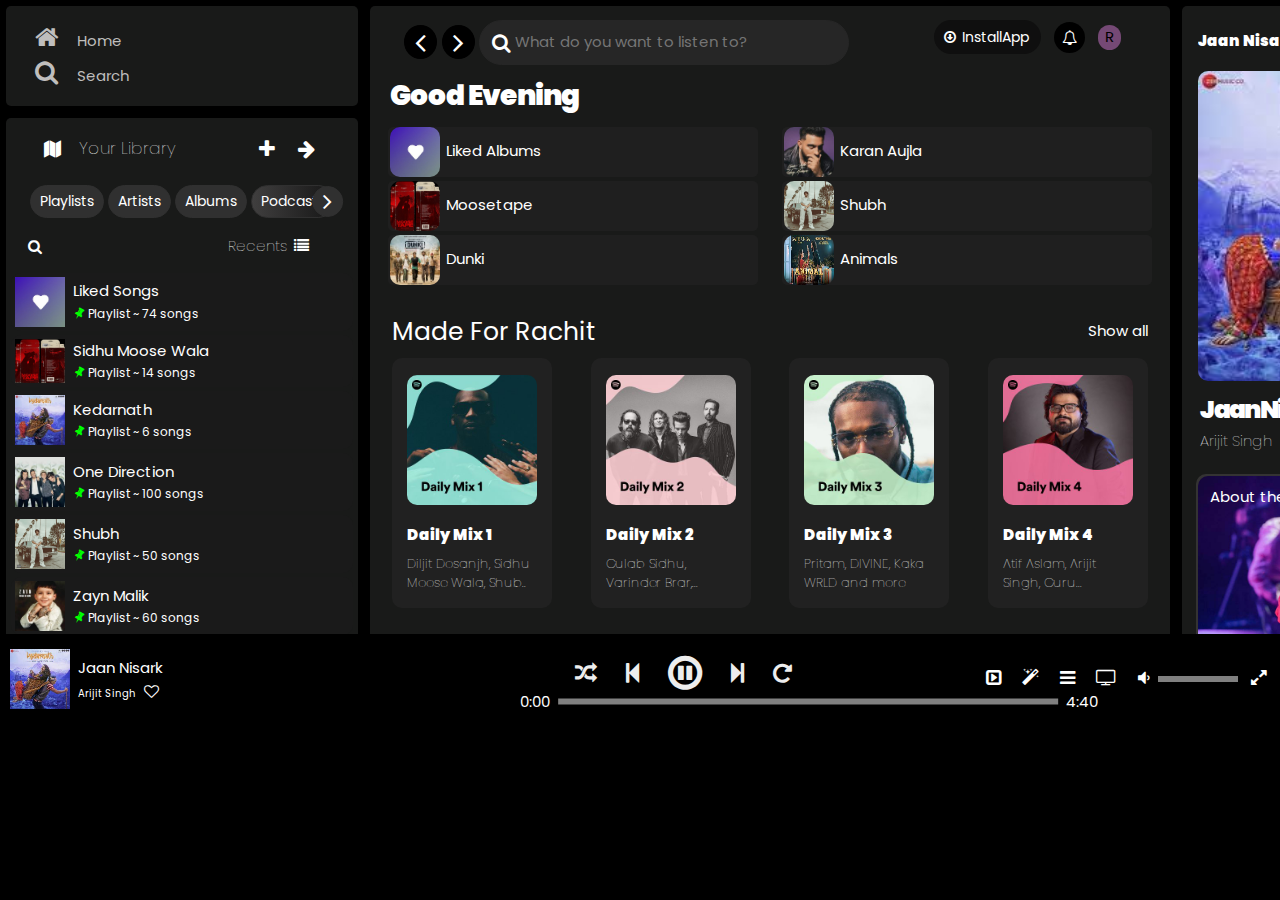
<file: index.html>
<!DOCTYPE html>
<html lang="en">
<head>
    <meta charset="UTF-8">
    <meta name="viewport" content="width=device-width, initial-scale=1.0">
    <title>Document</title>
    <link rel="stylesheet" href="style.css">
    <link rel="stylesheet" href="https://cdnjs.cloudflare.com/ajax/libs/font-awesome/4.7.0/css/font-awesome.min.css">
    <link href="https://fonts.googleapis.com/css2?family=Poppins:wght@300;500&display=swap" rel="stylesheet"> 
    <link rel="stylesheet" href="https://www.w3schools.com/w3css/4/w3.css">
    <link href="https://fonts.googleapis.com/icon?family=Material+Icons" rel="stylesheet">
    <link rel="icon" href="icn.png">
</head>
<body>
    <section class="container">
        <div class="left-grid"> 
            <p class="home-icon">
                <i class="fa fa-home"></i><span class="home">Home</span>
           </p>
            <p class="search-icon">
                <i class="fa fa-search"></i><span class="search">Search</span>
            </p>
        </div>
        <div class="leftbot-grid">
        <div class="left-bot-fixed">
            <div class="leftbot-top">
                <div class="leftbot-library">
                    <i class="fa fa-map"></i> <span class="lib">Your Library</span>
                </div>
                <div class="leftbot-add">
                    <i class="fa fa-plus"></i>
                    <i class="fa fa-arrow-right"></i>
                </div>
            </div>
            <div class="leftbot-buttons">
                <div class="leftbot_moving-buts">
                    <button class="bot-playlists">Playlists</button>
                    <button class="bot-artists">Artists</button>
                    <button class="bot-albums">Albums</button>
                    <button class="bot-podcasts">Podcasts</button>
                    <i class="fa fa-angle-right"></i>
                </div>
            </div>
            <div class="left-bot_search">
                <i class="fa fa-search" style="width:20px;padding:2px 3px;"></i>
                <span>Recents <i class="fa fa-list"></i></span>
            </div>
        </div>
            <div class="left-bot-librarysong">
                <div class="librarysong-img">
                    <img src="Likedsong.jpg" alt="">
                </div>
                <div class="librarysong-text">
                    <p class="lib-topic">Liked Songs</p>
                    <p class="lib-sml"><i  class="fa fa-thumb-tack"></i> Playlist ~ 74 songs                    </p>
                </div>
            </div>
            <div class="left-bot-librarysong">
                <div class="librarysong-img">
                    <img src="Moose.jpg" alt="">
                </div>
                <div class="librarysong-text">
                    <p class="lib-topic">Sidhu Moose Wala</p>
                    <p class="lib-sml"><i  class="fa fa-thumb-tack"></i> Playlist ~ 14 songs                    </p>
                </div>
            </div>
            <div class="left-bot-librarysong">
                <div class="librarysong-img">
                    <img src="jaannisar.jpg" alt="">
                </div>
                <div class="librarysong-text">
                    <p class="lib-topic">Kedarnath</p>
                    <p class="lib-sml"><i  class="fa fa-thumb-tack"></i> Playlist ~ 6 songs                    </p>
                </div>
            </div>
            <div class="left-bot-librarysong">
                <div class="librarysong-img">
                    <img src="Onedirection.jpg" alt="">
                </div>
                <div class="librarysong-text">
                    <p class="lib-topic">One Direction</p>
                    <p class="lib-sml"><i  class="fa fa-thumb-tack"></i> Playlist ~ 100 songs                    </p>
                </div>
            </div>
            <div class="left-bot-librarysong">
                <div class="librarysong-img">
                    <img src="Shubh.jpg" alt="">
                </div>
                <div class="librarysong-text">
                    <p class="lib-topic">Shubh</p>
                    <p class="lib-sml"><i  class="fa fa-thumb-tack"></i> Playlist ~ 50 songs                    </p>
                </div>
            </div>
            <div class="left-bot-librarysong">
                <div class="librarysong-img">
                    <img src="zayn.jpg" alt="">
                </div>
                <div class="librarysong-text">
                    <p class="lib-topic">Zayn Malik</p>
                    <p class="lib-sml"><i  class="fa fa-thumb-tack"></i> Playlist ~ 60 songs                    </p>
                </div>
            </div>
            <div class="left-bot-librarysong">
                <div class="librarysong-img">
                    <img src="Dildani3.jpg" alt="">
                </div>
                <div class="librarysong-text">
                    <p class="lib-topic">Moosa Jaat</p>
                    <p class="lib-sml"><i  class="fa fa-thumb-tack"></i> Playlist ~ 74 songs                    </p>
                </div>
            </div>
            <div class="left-bot-librarysong">
                <div class="librarysong-img">
                    <img src="dunki.jpg" alt="">
                </div>
                <div class="librarysong-text">
                    <p class="lib-topic">Dunki</p>
                    <p class="lib-sml"><i  class="fa fa-thumb-tack"></i> Playlist ~ 40 songs                    </p>
                </div>
            </div>
            <div class="left-bot-librarysong">
                <div class="librarysong-img">
                    <img src="Karanaujla.jpg" alt="">
                </div>
                <div class="librarysong-text">
                    <p class="lib-topic">Karan Aujla</p>
                    <p class="lib-sml"><i  class="fa fa-thumb-tack"></i> Playlist ~ 24 songs                    </p>
                </div>
            </div>
            <div class="left-bot-librarysong">
                <div class="librarysong-img">
                    <img src="miamor.jpg" alt="">
                </div>
                <div class="librarysong-text">
                    <p class="lib-topic">Playlist_1</p>
                    <p class="lib-sml"><i  class="fa fa-thumb-tack"></i> Playlist ~ 74 songs                    </p>
                </div>
            </div>
            <div class="left-bot-librarysong">
                <div class="librarysong-img">
                    <img src="dailymix2.jpg" alt="">
                </div>
                <div class="librarysong-text">
                    <p class="lib-topic">Cold Play</p>
                    <p class="lib-sml"><i  class="fa fa-thumb-tack"></i> Playlist ~ 74 songs                    </p>
                </div>
            </div>
            <div class="left-bot-librarysong">
                <div class="librarysong-img">
                    <img src="dailymix4.jpg" alt="">
                </div>
                <div class="librarysong-text">
                    <p class="lib-topic">Pritam's Best</p>
                    <p class="lib-sml"><i  class="fa fa-thumb-tack"></i> Playlist ~ 74 songs                    </p>
                </div>
            </div>
            <div class="left-bot-librarysong">
                <div class="librarysong-img">
                    <img src="Dildani1.jpg" alt="">
                </div>
                <div class="librarysong-text">
                    <p class="lib-topic">Siddhu's Best</p>
                    <p class="lib-sml"><i  class="fa fa-thumb-tack"></i> Playlist ~ 12 songs                    </p>
                </div>
            </div>
            <div class="left-bot-librarysong">
                <div class="librarysong-img">
                    <img src="jassmanak.jpg" alt="">
                </div>
                <div class="librarysong-text">
                    <p class="lib-topic">Jass Manak</p>
                    <p class="lib-sml"><i  class="fa fa-thumb-tack"></i> Playlist ~ 74 songs                    </p>
                </div>
            </div>
            <div class="left-bot-librarysong">
                <div class="librarysong-img">
                    <img src="gangsta.jpg" alt="">
                </div>
                <div class="librarysong-text">
                    <p class="lib-topic">Songs</p>
                    <p class="lib-sml"><i  class="fa fa-thumb-tack"></i> Playlist ~ 84 songs                    </p>
                </div>
            </div>
            <div class="left-bot-librarysong">
                <div class="librarysong-img">
                    <img src="Dildani4.jpg" alt="">
                </div>
                <div class="librarysong-text">
                    <p class="lib-topic">Playlist 2</p>
                    <p class="lib-sml"><i  class="fa fa-thumb-tack"></i> Playlist ~ 98 songs                    </p>
                </div>
            </div>







        </div>

        <div class="center-grid">
            <div class="center-grid-top">
                <div class="center_top-left">
                    <i class="fa fa-angle-left"></i>
                    <i class="fa fa-angle-right"></i>
                    <input type="text" placeholder="What do you want to listen to?" class="center-search"><i class="fa fa-search"></i>
                </div>
                <div class="center_top-right">
                    <i class="fa fa-arrow-circle-o-down"><span class="installapp"> InstallApp</span></i>
                    <i class="fa fa-bell-o"></i>
                    <span class="spo-user">R</span>
                </div>
            </div>
            <!-- <div class="center_special-request">
                <div class="request-img">
                    <img src="Speical_request.webp" alt="">
                </div>
                <div class="request-text">
                    <p class="request-playlist">Playlist</p>
                    <p class="request-heading">Pop & Chill</p>
                    <p class="request-para">Soothing chill pop music fo your listening.Sit back,relax and enjoy! Click play to listen.</p>
                    <a href="" class="request-play">Play</a>
                    <a href="" class="request-follow">Follow</a>
                    <span class="request-more">...</span>
                </div>
            </div> -->
            <p class="center-greet">Good Evening</p>
            <div class="center-recents">
                <div class="recents one-back">
                    <img src="Likedsong.jpg" alt="">
                    <div class="recents-play">
                        <p class="recent-albums">Liked Albums</p>
                        <i class="fa fa-play"></i>
                    </div>

                </div>
                <div class="recents two-back">
                    <img src="Karanaujla.jpg" alt="">
                    <div class="recents-play">
                        <p class="recent-albums">Karan Aujla</p>
                        <i class="fa fa-play"></i>
                    </div>

                </div>
                <div class="recents three-back">
                    <img src="Moose.jpg" alt="">
                    <div class="recents-play">
                        <p class="recent-albums">Moosetape</p>
                        <i class="fa fa-play"></i>
                    </div>

                </div>
                <div class="recents four-back">
                    <img src="Shubh.jpg" alt="">
                    <div class="recents-play">
                        <p class="recent-albums">Shubh</p>
                        <i class="fa fa-play"></i>
                    </div>

                </div>
                <div class="recents five-back">
                    <img src="dunki.jpg" alt="">
                    <div class="recents-play">
                        <p class="recent-albums">Dunki</p>
                        <i class="fa fa-play"></i>
                    </div>

                </div>
                <div class="recents six-back">
                    <img src="Animal.jpg" alt="">
                    <div class="recents-play">
                        <p class="recent-albums">Animals</p>
                        <i class="fa fa-play"></i>
                    </div>
                </div>
            </div>
            <div class="center-albums-who">
                <span class="request-user">Made For Rachit</span><span class="showall">Show all</span>
            </div>
            <div class="center-main-albums">
                    <div class="main-albums-1 main-com">
                        <img src="dailymix1.jpg" alt="">
                        <i class="fa fa-play"></i>
                        <div class="main-para">
                            <p class="album-topic">Daily Mix 1</p>
                            <p class="album-singer">Diljit Dosanjh, Sidhu Moose Wala, Shub..</p>
                        </div>
                    </div>
                <div class="main-albums-2 main-com">
                    <img src="dailymix2.jpg" alt="">
                    <i class="fa fa-play"></i>
                    <div class="main-para">
                        <p class="album-topic">Daily Mix 2</p>
                        <p class="album-singer">Gulab Sidhu, Varinder Brar,...</p>
                    </div>
                </div>
                <div class="main-albums-3 main-com">
                    <img src="dailymix3.jpg" alt="">
                    <i class="fa fa-play"></i>
                    <div class="main-para">                
                        <p class="album-topic">Daily Mix 3</p>
                        <p class="album-singer">Pritam, DIVINE, Kaka WRLD and more</p>
                    </div>

                </div>
                <div class="main-albums-4 main-com">
                    <img src="dailymix4.jpg" alt="">
                    <i class="fa fa-play"></i>
                    <div class="main-para">
                        <p class="album-topic">Daily Mix 4</p>
                        <p class="album-singer">Atif Aslam, Arijit Singh, Guru...</p>                        
                    </div>

                </div>
                
            </div>
            <div class="center-albums-who">
                <span class="request-user">Jump back in</span><span class="showall">Show all</span>
            </div>
            <div class="center-main-albums">
                    <div class="main-albums-1 main-com">
                        <img src="Shubh.jpg" alt="">
                    <i class="fa fa-play"></i>

                        <div class="main-para">
                            <p class="album-topic">Still Rollin</p>
                            <p class="album-singer">Shubh</p>
                        </div>
                    </div>
                <div class="main-albums-2 main-com">
                    <img src="miamor.jpg" alt="">
                    <i class="fa fa-play"></i>

                    <div class="main-para">
                        <p class="album-topic">Daily Mix 2</p>
                        <p class="album-singer">Gulab Sidhu, Varinder Brar,...</p>
                    </div>
                </div>
                <div class="main-albums-3 main-com">
                    <img src="midnightmemo.jpg" alt="">
                    <i class="fa fa-play"></i>

                    <div class="main-para">                
                        <p class="album-topic">Daily Mix 3</p>
                        <p class="album-singer">Pritam, DIVINE, Kaka WRLD and more</p>
                    </div>

                </div>
                <div class="main-albums-4 main-com">
                    <img src="Onedirection.jpg" style="border-radius:100px" alt="">
                    <i class="fa fa-play"></i>

                    <div class="main-para">
                        <p class="album-topic">Daily Mix 4</p>
                        <p class="album-singer">Atif Aslam, Arijit Singh, Guru...</p>                        
                    </div>

                </div>
                
            </div>
            <div class="center-albums-who">
                <span class="request-user">Recently Played</span><span class="showall">Show all</span>
            </div>
            <div class="center-main-albums">
                    <div class="main-albums-1 main-com">
                        <img src="phantom.jpg" alt="">
                    <i class="fa fa-play"></i>

                        <div class="main-para">
                            <p class="album-topic">Daily Mix 1</p>
                            <p class="album-singer">Diljit Dosanjh, Sidhu Moose Wala, Shub..</p>
                        </div>
                    </div>
                <div class="main-albums-2 main-com">
                    <img src="jaannisar.jpg" alt="">
                    <i class="fa fa-play"></i>

                    <div class="main-para">
                        <p class="album-topic">Daily Mix 2</p>
                        <p class="album-singer">Gulab Sidhu, Varinder Brar,...</p>
                    </div>
                </div>
                <div class="main-albums-3 main-com">
                    <img src="Likedsong.jpg" alt="">
                    <i class="fa fa-play"></i>

                    <div class="main-para">                
                        <p class="album-topic">Daily Mix 3</p>
                        <p class="album-singer">Pritam, DIVINE, Kaka WRLD and more</p>
                    </div>

                </div>
                <div class="main-albums-4 main-com">
                    <img src="zayn.jpg" alt="">
                    <i class="fa fa-play"></i>

                    <div class="main-para">
                        <p class="album-topic">Daily Mix 4</p>
                        <p class="album-singer">Atif Aslam, Arijit Singh, Guru...</p>                        
                    </div>

                </div>
                
            </div>
            <div class="center-albums-who">
                <span class="request-user">Dil Da Ni Maadaa...</span><span class="showall">Show all</span>
            </div>
            <div class="center-main-albums">
                    <div class="main-albums-1 main-com">
                        <img src="Dildani1.jpg" alt="">
                    <i class="fa fa-play"></i>

                        <div class="main-para">
                            <p class="album-topic">Daily Mix 1</p>
                            <p class="album-singer">Diljit Dosanjh, Sidhu Moose Wala, Shub..</p>
                        </div>
                    </div>
                <div class="main-albums-2 main-com">
                    <img src="Dildani2.jpg" alt="">
                    <i class="fa fa-play"></i>

                    <div class="main-para">
                        <p class="album-topic">Daily Mix 2</p>
                        <p class="album-singer">Gulab Sidhu, Varinder Brar,...</p>
                    </div>
                </div>
                <div class="main-albums-3 main-com">
                    <img src="Dildani3.jpg" alt="">
                    <i class="fa fa-play"></i>

                    <div class="main-para">                
                        <p class="album-topic">Daily Mix 3</p>
                        <p class="album-singer">Pritam, DIVINE, Kaka WRLD and more</p>
                    </div>

                </div>
                <div class="main-albums-4 main-com">
                    <img src="Dildani4.jpg" alt="">
                    <i class="fa fa-play"></i>

                    <div class="main-para">
                        <p class="album-topic">Daily Mix 4</p>
                        <p class="album-singer">Atif Aslam, Arijit Singh, Guru...</p>                        
                    </div>

                </div>
                
            </div>
            <div class="center-albums-who">
                <span class="request-user">Popular Artists</span><span class="showall">Show all</span>
            </div>
            <div class="center-main-albums">
                    <div class="main-albums-1 main-com">
                        <img src="albumart1.jpg" style="border-radius: 100px;" alt="">
                    <i class="fa fa-play"></i>

                        <div class="main-para">
                            <p class="album-topic">Daily Mix 1</p>
                            <p class="album-singer">Diljit Dosanjh, Sidhu Moose Wala, Shub..</p>
                        </div>
                    </div>
                <div class="main-albums-2 main-com">
                    <img src="albumart2.jpg" style="border-radius: 100px;"alt="">
                    <i class="fa fa-play"></i>

                    <div class="main-para">
                        <p class="album-topic">Daily Mix 2</p>
                        <p class="album-singer">Gulab Sidhu, Varinder Brar,...</p>
                    </div>
                </div>
                <div class="main-albums-3 main-com">
                    <img src="albumart3.jpg"style="border-radius: 100px;" alt="">
                    <i class="fa fa-play"></i>

                    <div class="main-para">                
                        <p class="album-topic">Daily Mix 3</p>
                        <p class="album-singer">Pritam, DIVINE, Kaka WRLD and more</p>
                    </div>

                </div>
                <div class="main-albums-4 main-com">
                    <img src="albumart4.jpg"style="border-radius: 100px;" alt="">
                    <i class="fa fa-play"></i>

                    <div class="main-para">
                        <p class="album-topic">Daily Mix 4</p>
                        <p class="album-singer">Atif Aslam, Arijit Singh, Guru...</p>                        
                    </div>

                </div>
                
            </div>
            <div class="center-albums-who">
                <span class="request-user">Made For Rachit</span><span class="showall">Show all</span>
            </div>
            <div class="center-main-albums">
                    <div class="main-albums-1 main-com">
                        <img src="dailymix1.jpg" alt="">
                    <i class="fa fa-play"></i>

                        <div class="main-para">
                            <p class="album-topic">Daily Mix 1</p>
                            <p class="album-singer">Diljit Dosanjh, Sidhu Moose Wala, Shub..</p>
                        </div>
                    </div>
                <div class="main-albums-2 main-com">
                    <img src="dailymix2.jpg" alt="">
                    <i class="fa fa-play"></i>

                    <div class="main-para">
                        <p class="album-topic">Daily Mix 2</p>
                        <p class="album-singer">Gulab Sidhu, Varinder Brar,...</p>
                    </div>
                </div>
                <div class="main-albums-3 main-com">
                    <img src="dailymix3.jpg" alt="">
                    <i class="fa fa-play"></i>

                    <div class="main-para">                
                        <p class="album-topic">Daily Mix 3</p>
                        <p class="album-singer">Pritam, DIVINE, Kaka WRLD and more</p>
                    </div>

                </div>
                <div class="main-albums-4 main-com">
                    <img src="dailymix4.jpg" alt="">
                    <i class="fa fa-play"></i>

                    <div class="main-para">
                        <p class="album-topic">Daily Mix 4</p>
                        <p class="album-singer">Atif Aslam, Arijit Singh, Guru...</p>                        
                    </div>

                </div>

    
            </div>
        </div>
        <div class="right-grid">
            <div class="right-namex">
                <span class="right-songname">Jaan Nisar</span>
                <span><i class="fa fa-close"></i></span>
            </div>
            <div class="right-bigImg">
                <img src="jaannisar.jpg" alt="">
            </div>
            <div class="right-song-singer">
                <div class="song-singer">
                    <p class="r-singer">Jaan Nisar</p>
                    <p style="font-weight:100;"class="r-song">Arijit Singh</p>
                </div>
                <div class="r-heart">
                    <i class="fa fa-heart"></i>
                    <i style="float:right;"class='fa fa-ellipsis-h'></i>
                </div>
            </div>
            <div class="right-about_artist">
                <div class="right-artist_img">
                    <img src="Arijit singh.jpg" alt="">
                    <span class="rt-artist">
                        About the Artist
                    </span>
                </div>
                <div class="right-artist-follow">
                    <p class="rt-name">Arijit Singh</p>
                    <div class="rt-center">
                        <span class="rt-listen">9,704,484 mothly listeners</span><a href="#">Follow</a>
                    </div>
                    <p class="rt-official" style="font-size: 14px;">Official account of Arijit Singh</p>
                </div>
            </div>
            <div class="right-credits">
                <div class="rt-center">
                    <span class="credit">Credits</span>
                    <span class="r-show">Show all</span>
                </div>
                <div class="rt-center">
                    <span style="font-size:17px;">Arijit singh <br><span style="font-size:12px;">Main Artist, Composer, Lyricist</span></span>
                    <a href="#">Follow</a>
                </div>
            </div>





        </div>
    </section>
    <div class="brizzel">
        <div class="brizzel-song">
            <div class="brizzel-img">
                <img src="jaannisar.jpg" alt="">
            </div>
            <div class="brizzel-singer">
                <p class="br-song">Jaan Nisark</p>
                <span class="br-singer" style="font-size:10px;">Arijit Singh</span>
                <i class="fa fa-heart-o"></i>
            </div>
        </div>
        <div class="brizzel-pause-play">
            <i class="fa fa-random"></i>
            <i class="fa fa-step-backward"></i>
            <i class="fa fa-pause-circle-o"></i>
            <i class="fa fa-step-forward"></i>
            <i class="fa fa-repeat"></i>
        </div>
        <div class="progress-bar_music">
            <span class="prog-start">0:00</span>
            <progress class="main-move"style="width:500px;" value="0" max="100"></progress>
            <span class="prog-end">4:40</span>
        </div>
        <div class="brizzel-options">
            <i class="fa fa-caret-square-o-right"></i>
            <i class='fa fa-magic'></i>
            <i class="fa fa-bars"></i>
            <i class='fa fa-tv'></i>
            <i class='fa fa-volume-down'></i>
            <progress value="0" max="100" style="width:80px;"></progress>
            <i class="fa fa-expand"></i>
        </div>
    </div>

</body>
</html>
</file>
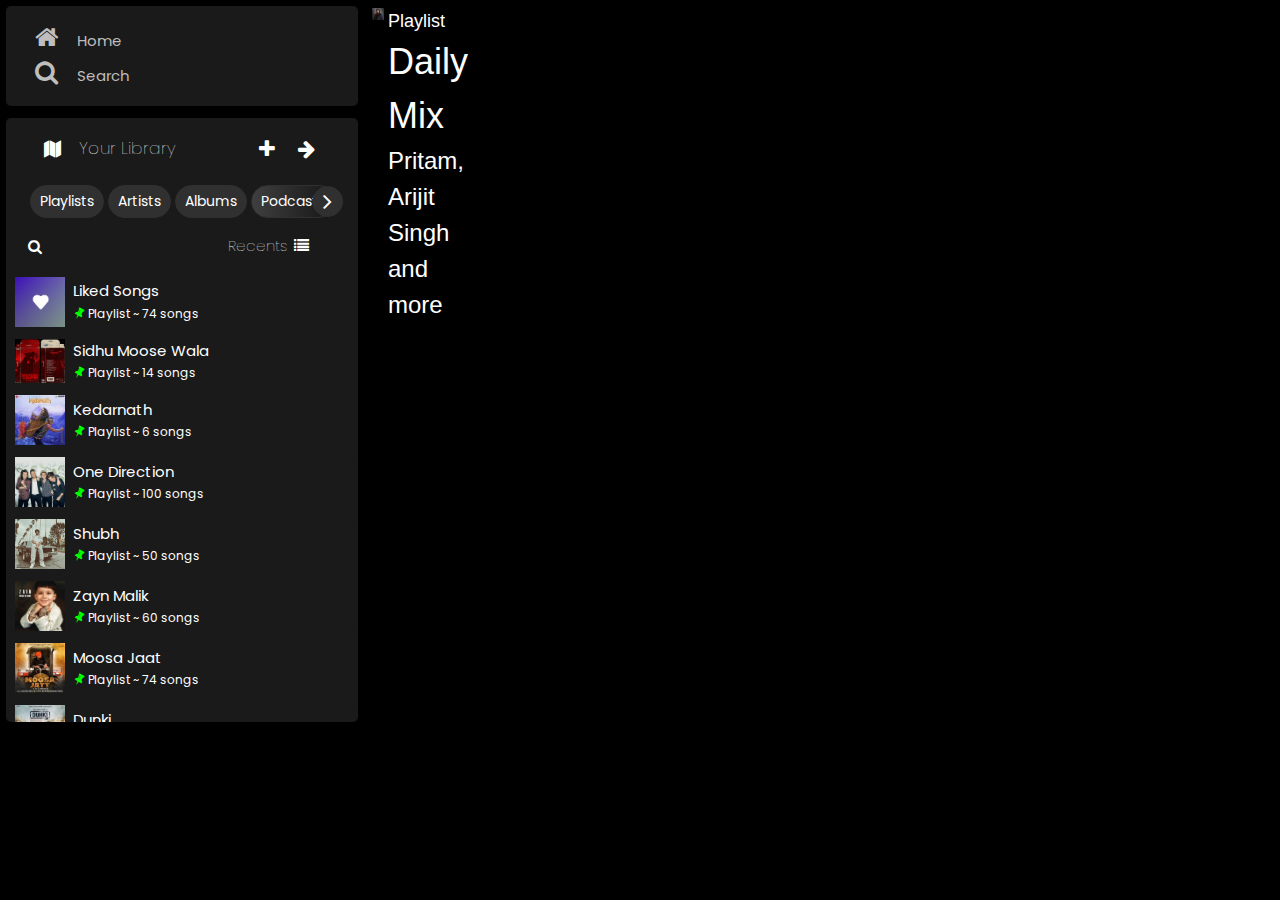
<file: playlist.html>
<!DOCTYPE html>
<html lang="en">
<head>
    <meta charset="UTF-8">
    <meta name="viewport" content="width=device-width, initial-scale=1.0">
    <title>Document</title>
    <link rel="stylesheet" href="playlist.css">
    <link rel="stylesheet" href="https://cdnjs.cloudflare.com/ajax/libs/font-awesome/4.7.0/css/font-awesome.min.css">
    <link href="https://fonts.googleapis.com/css2?family=Poppins:wght@300;500&display=swap" rel="stylesheet"> 
    <link rel="stylesheet" href="https://www.w3schools.com/w3css/4/w3.css">
    <link href="https://fonts.googleapis.com/icon?family=Material+Icons" rel="stylesheet">
    <link rel="icon" href="icn.png">
</head>
<body>
    <section class="container">
        <div class="left-grid"> 
            <p class="home-icon">
                <i class="fa fa-home"></i><span class="home">Home</span>
           </p>
            <p class="search-icon">
                <i class="fa fa-search"></i><span class="search">Search</span>
            </p>
        </div>
        <div class="leftbot-grid">
        <div class="left-bot-fixed">
            <div class="leftbot-top">
                <div class="leftbot-library">
                    <i class="fa fa-map"></i> <span class="lib">Your Library</span>
                </div>
                <div class="leftbot-add">
                    <i class="fa fa-plus"></i>
                    <i class="fa fa-arrow-right"></i>
                </div>
            </div>
            <div class="leftbot-buttons">
                <div class="leftbot_moving-buts">
                    <button class="bot-playlists">Playlists</button>
                    <button class="bot-artists">Artists</button>
                    <button class="bot-albums">Albums</button>
                    <button class="bot-podcasts">Podcasts</button>
                    <i class="fa fa-angle-right"></i>
                </div>
            </div>
            <div class="left-bot_search">
                <i class="fa fa-search" style="width:20px;padding:2px 3px;"></i>
                <span>Recents <i class="fa fa-list"></i></span>
            </div>
        </div>
            <div class="left-bot-librarysong">
                <div class="librarysong-img">
                    <img src="Likedsong.jpg" alt="">
                </div>
                <div class="librarysong-text">
                    <p class="lib-topic">Liked Songs</p>
                    <p class="lib-sml"><i  class="fa fa-thumb-tack"></i> Playlist ~ 74 songs                    </p>
                </div>
            </div>
            <div class="left-bot-librarysong">
                <div class="librarysong-img">
                    <img src="Moose.jpg" alt="">
                </div>
                <div class="librarysong-text">
                    <p class="lib-topic">Sidhu Moose Wala</p>
                    <p class="lib-sml"><i  class="fa fa-thumb-tack"></i> Playlist ~ 14 songs                    </p>
                </div>
            </div>
            <div class="left-bot-librarysong">
                <div class="librarysong-img">
                    <img src="jaannisar.jpg" alt="">
                </div>
                <div class="librarysong-text">
                    <p class="lib-topic">Kedarnath</p>
                    <p class="lib-sml"><i  class="fa fa-thumb-tack"></i> Playlist ~ 6 songs                    </p>
                </div>
            </div>
            <div class="left-bot-librarysong">
                <div class="librarysong-img">
                    <img src="Onedirection.jpg" alt="">
                </div>
                <div class="librarysong-text">
                    <p class="lib-topic">One Direction</p>
                    <p class="lib-sml"><i  class="fa fa-thumb-tack"></i> Playlist ~ 100 songs                    </p>
                </div>
            </div>
            <div class="left-bot-librarysong">
                <div class="librarysong-img">
                    <img src="Shubh.jpg" alt="">
                </div>
                <div class="librarysong-text">
                    <p class="lib-topic">Shubh</p>
                    <p class="lib-sml"><i  class="fa fa-thumb-tack"></i> Playlist ~ 50 songs                    </p>
                </div>
            </div>
            <div class="left-bot-librarysong">
                <div class="librarysong-img">
                    <img src="zayn.jpg" alt="">
                </div>
                <div class="librarysong-text">
                    <p class="lib-topic">Zayn Malik</p>
                    <p class="lib-sml"><i  class="fa fa-thumb-tack"></i> Playlist ~ 60 songs                    </p>
                </div>
            </div>
            <div class="left-bot-librarysong">
                <div class="librarysong-img">
                    <img src="Dildani3.jpg" alt="">
                </div>
                <div class="librarysong-text">
                    <p class="lib-topic">Moosa Jaat</p>
                    <p class="lib-sml"><i  class="fa fa-thumb-tack"></i> Playlist ~ 74 songs                    </p>
                </div>
            </div>
            <div class="left-bot-librarysong">
                <div class="librarysong-img">
                    <img src="dunki.jpg" alt="">
                </div>
                <div class="librarysong-text">
                    <p class="lib-topic">Dunki</p>
                    <p class="lib-sml"><i  class="fa fa-thumb-tack"></i> Playlist ~ 40 songs                    </p>
                </div>
            </div>
            <div class="left-bot-librarysong">
                <div class="librarysong-img">
                    <img src="Karanaujla.jpg" alt="">
                </div>
                <div class="librarysong-text">
                    <p class="lib-topic">Karan Aujla</p>
                    <p class="lib-sml"><i  class="fa fa-thumb-tack"></i> Playlist ~ 24 songs                    </p>
                </div>
            </div>
            <div class="left-bot-librarysong">
                <div class="librarysong-img">
                    <img src="miamor.jpg" alt="">
                </div>
                <div class="librarysong-text">
                    <p class="lib-topic">Playlist_1</p>
                    <p class="lib-sml"><i  class="fa fa-thumb-tack"></i> Playlist ~ 74 songs                    </p>
                </div>
            </div>
            <div class="left-bot-librarysong">
                <div class="librarysong-img">
                    <img src="dailymix2.jpg" alt="">
                </div>
                <div class="librarysong-text">
                    <p class="lib-topic">Cold Play</p>
                    <p class="lib-sml"><i  class="fa fa-thumb-tack"></i> Playlist ~ 74 songs                    </p>
                </div>
            </div>
            <div class="left-bot-librarysong">
                <div class="librarysong-img">
                    <img src="dailymix4.jpg" alt="">
                </div>
                <div class="librarysong-text">
                    <p class="lib-topic">Pritam's Best</p>
                    <p class="lib-sml"><i  class="fa fa-thumb-tack"></i> Playlist ~ 74 songs                    </p>
                </div>
            </div>
            <div class="left-bot-librarysong">
                <div class="librarysong-img">
                    <img src="Dildani1.jpg" alt="">
                </div>
                <div class="librarysong-text">
                    <p class="lib-topic">Siddhu's Best</p>
                    <p class="lib-sml"><i  class="fa fa-thumb-tack"></i> Playlist ~ 12 songs                    </p>
                </div>
            </div>
            <div class="left-bot-librarysong">
                <div class="librarysong-img">
                    <img src="jassmanak.jpg" alt="">
                </div>
                <div class="librarysong-text">
                    <p class="lib-topic">Jass Manak</p>
                    <p class="lib-sml"><i  class="fa fa-thumb-tack"></i> Playlist ~ 74 songs                    </p>
                </div>
            </div>
            <div class="left-bot-librarysong">
                <div class="librarysong-img">
                    <img src="gangsta.jpg" alt="">
                </div>
                <div class="librarysong-text">
                    <p class="lib-topic">Songs</p>
                    <p class="lib-sml"><i  class="fa fa-thumb-tack"></i> Playlist ~ 84 songs                    </p>
                </div>
            </div>
            <div class="left-bot-librarysong">
                <div class="librarysong-img">
                    <img src="Dildani4.jpg" alt="">
                </div>
                <div class="librarysong-text">
                    <p class="lib-topic">Playlist 2</p>
                    <p class="lib-sml"><i  class="fa fa-thumb-tack"></i> Playlist ~ 98 songs                    </p>
                </div>
            </div>
        </div>
        <div class="centre_top">
            <img src="albumart3.jpg" alt="">
            <div>
                <h5>Playlist</h5>
                <h1>Daily Mix</h1>
                <h3>Pritam, Arijit Singh and more</h3>
            </div>
        </div>
</body>
</html>
</file>
<file: style.css>
*
{
    box-sizing: border-box;
    margin:2px;
    font-family: 'Poppins', sans-serif;
}
body
{
    background-color: black;
}
.container
{
    display:grid;
    grid-template-columns:repeat(70,20px);
    grid-template-rows: repeat(27,20px);
    gap:8px;
    background-color: black;
}
.left-grid
{
    grid-row-start: 1;
    padding:15px 25px;
    line-height:30px;
    border-radius:5px;
    grid-row-end:5;
    grid-column-start:1;
    grid-column-end: 14;
    background-color: rgb(25, 26, 25);
}
.left-grid i
{
    font-size:25px;
    color:rgb(191, 190, 189);
}
.left-grid span
{
    margin-left:17px;
    padding:0 0 5px 0;
    color:rgb(191, 190, 189);
    font-size:15px;
}
.left-grid i:hover,span:hover
{
    color:white;

}
.leftbot-grid
{
    border-radius:5px;
    overflow-y: scroll;
    display:flex;
    align-items:center;
    flex-direction: column;
    grid-row-start: 5;
    grid-row-end:27;
    grid-column-start:1;
    grid-column-end: 14;
    background-color: rgb(25, 26, 25);
}
/* .left-bot-fixed
{
    position:fixed;
    width:360px;
    height:500px;
} */
.leftbot-top
{
    display:flex;
    align-items:center;
    font-weight:100;
    justify-content:space-between;
    margin-right:30x;
    /* border:1px solid yellow; */
    padding:10px 10px;
    font-size:15px;
    width:95%;
}
.leftbot-library
{
    /* border:1px solid green; */
    width:150px;
    display:flex;
    align-items: center;
    justify-content: space-around;
    font-size:17px;
    color:white;

}
.leftbot-add
{
    /* border:1px solid blue; */
    width:60px;
    display:flex;
    justify-content: space-between;
    font-size:20px;
    color:white;
}
.leftbot-buttons
{
    padding:5px;
    display:flex;
    align-items: center;
    justify-content: space-between;
}
.leftbot_moving-buts
{
    position:relative;
}
.leftbot_moving-buts button
{
    border-radius: 50px;
    padding:5px 9px;
    font-size:14px;
    border:1px solid rgb(48, 48, 48);
    color:white;
    background-color: rgb(48, 48, 48);
}
.leftbot_moving-buts button:hover
{
    background-color: rgb(63, 63, 64);
}
.leftbot_moving-buts .bot-podcasts
{
    background-image: linear-gradient(to right,rgb(64, 63, 63),rgb(22, 22, 22));
}
.leftbot_moving-buts i
{
    color:white;
    font-size:25px;
    position:absolute;
    background-color: rgb(48, 48, 48);
    border:1px solid rgb(48, 48, 48);
    padding:2px 10px;
    border-radius: 50px;
    transform: translate(-80%,-1px);
}
.left-bot_search
{
    width:90%;
    height:40px;
    /* border:1px solid red; */
    display:flex;
    align-items: center;
    color:white;
    justify-content: space-between;
    font-size:15px;
    font-weight: 100;
}
.left-bot_search .fa-search:hover
{
    border-radius:100px;
    background-color: gray;
}
.left-bot-librarysong
{
    width:97%;
    color:white;
    /* overflow-y: scroll; */
    display:flex;
    align-items: center;
    border-radius:10px;
    background-color: rgb(26, 26, 26);
    /* border:1px solid red; */
    height:60px;
}
.left-bot-librarysong:hover
{
    background-color: gray;
}
.left-bot-librarysong img
{
    width:50px;
}
.left-bot-librarysong i
{
    transform:rotate(30deg);
    color:rgb(0, 255, 0);
}
.left-bot-librarysong .lib-sml
{
    font-size:12px;
}










.center-grid
{
    border-radius: 5px;
    grid-row-start: 1;
    grid-row-end:27;
    overflow-y: scroll;
    display:flex;
    align-items: center;
    flex-direction: column;
    grid-column-start:14;
    grid-column-end: 43;
    background-color: rgb(25, 26, 25);
}
.center-grid-top
{
    display:flex;
    align-items: center;
    justify-content: space-around;
}
.center_top-left
{
    display:flex;
    justify-content: space-evenly;
    align-items:center;
    margin-right:50px;
    padding-top:10px;
    /* border:1px solid blue; */
    width:475px;
}
.center_top-left .center-search{
    padding:10px 35px;
    color:white;
    position:relative;
    outline:none;
    border:1px solid rgb(38, 38, 38);
    border-radius:100px;
    background-color: rgb(38, 38, 38);
    width:370px;
}
.center_top-left .fa-search
{
    position:relative;
    transform: translate(-360px,5%);
    color:white;
    font-size:20px;
}
.center_top-left .fa-angle-left
{
    border-radius:100%;
    padding:1px 10px;
    font-size:30px;
    border:1px solid rgb(0, 0, 0);
    background-color:  rgb(0, 0, 0);
    color:white;
}
.center_top-left .fa-angle-right
{
    border-radius:100%;
    padding:1px 10px;
    font-size:30px;
    border:1px solid rgb(0, 0, 0);
    background-color:  rgb(0, 0, 0);
    color:white;
}
.center_top-right
{
    /* border:1px solid green; */
    width:200px;
    display:flex;
    align-items:center;
    margin-right:15px;
    justify-content: space-around;
    color:rgb(255, 255, 255);
}
.center_top-right .fa-arrow-circle-o-down
{
    padding:10px 10px;
    background-color: rgb(15, 15, 15);
    border-radius:40px;
    font-size:14px;
}
.center_top-right .fa-bell-o
{
    padding:8px;
    background-color: black;
    border-radius:60px;
}
.center_top-right .spo-user
{
    padding:1px 7px;
    color:black;
    background-color: rgb(117, 73, 117);
    border-radius: 60px;
}       
.center-grid .center_special-request
{
    width:95%;
    height:250px;
    margin-top:15px;
    background-image: linear-gradient(20deg,black,rgb(0, 0, 0),rgb(21, 21, 21),rgb(41, 41, 41));
    display:flex;
    align-items:center;
    justify-content:space-evenly;
}
.request-img img
{
    width:250px;
    height:220px; 
}
.center-grid .request-text
{
    width:450px;
    position:relative;
    line-height:43px;
    color:white;
    height:230px;
}
.center-grid .request-text .request-heading
{
    font-size:50px;
    font-weight:900;
}
.request-heading:hover{
    text-decoration: underline;
}
.center-grid .request-text .request-play
{
    background-color: green;
    color:black;
}
.center-grid .request-img-pop
{
    color:yellow;
    letter-spacing: -1px;
    position:absolute;
    transform: translate(-120%,100%);
    font-weight:900;
    font-size:35px;
}
.center-grid .request-text .request-follow
{
    border:1px solid white;
}
.center-grid .request-text a
{
    text-decoration: none;
    padding:10px 30px;
    border-radius: 3cap;

}
.center-greet
{
    padding:4px;
    /* border:1px solid red; */
    font-size:28px;
    color:white;
    font-weight: 900;
    letter-spacing: -1px;
    width:96%;
}
.center-recents 
{
    width:96%;
    /* border:1px solid red; */
    height:170px;
    display:flex;
    justify-content:space-between;
    align-items: center;
    flex-wrap:wrap;
}
/* .recents:hover .center-grid
{
    background-color:white;
} */
.center-recents .recents:hover
{
    background-color: rgb(149, 149, 149);
}
.center-recents .recents:hover .recents-play i
{
    display:block;
}
.center-recents .recents .recents-play
{
    width: 310px;
    height:50px;
    display:flex;
    justify-content: space-between;
    align-items: center; 
}
.recents-play i
{
    border-radius:50px;
    box-shadow: -1px 5px 8px 1px;
    color:black;
    display:none;
    background-color: rgb(11, 255, 11);;
    padding:8px 10px;
}
.center-recents .recents 
{
    width:370px;
    background-color: rgb(31, 31, 31);
    display:flex;
    align-items: center;
    border-radius: 5px;
    height:50px;
}
.center-recents .recents img
{
    width:50px;
    border-radius: 10px;
    float:right;
    height:50px;
}
.center-recents .recents p
{
    color:white;
}
.center-albums-who
{
    /* border:1px solid white; */
    padding:20px 0px 0 0px;
    display: flex;
    align-items: center;
    justify-content: space-between;
    width:95%;
    color:white;
}
.center-albums-who span:hover
{
    text-decoration: underline;
}
.center-albums-who .request-user
{
    font-size:25px;
}
.center-main-albums
{
    width:95%;
    display:flex;
    flex-wrap: wrap;
    height:300px;
}
.center-main-albums
{
    display:flex;
    justify-content: space-between;
}
.center-main-albums .main-com img{
    width:130px;
    position: relative;
    border-radius: 10px;
    height:130px;
}
.main-com 
{
    display:flex;
    border-radius: 10px;
    padding:15px;
    color:white;
    align-items: center;
    background-color: rgb(33, 33, 33);
    flex-direction: column;
    width:160px;
    height:250px;
}
.main-com p
{
    /* border:1px solid white; */
    width:130px;
}
.main-para
{
    margin-top:10px;

}
.main-com .album-topic
{
    padding:5px 0 5px 0;
    font-weight:900;
}
.main-com .album-singer
{
    font-size: 13px;
    font-weight: 100;
}
.main-com i
{
    color:black;
    background-color: rgb(11, 255, 11);;
    padding:13px 15px;
    position:relative;
    box-shadow: -1px 5px 8px 1px;
    transform: translate(80%,-120%);
    border-radius: 100px;
    display:none;
}
.main-com:hover
{
    background-color: rgb(65, 65, 65);
}
.main-com:hover i
{
    display:block;
    transition:all 2s ease-in-out;
}
.main-com:hover .main-para
{
    margin-top:-35px;
}




.right-grid
{
    grid-row-start:1;
    overflow-y: scroll;
    grid-row-end:27;
    grid-column-start: 43;
    grid-column-end: 56;
    display:flex;
    align-items:center;
    /* overflow-y:hidden; */
    flex-direction: column;
    background-color: rgb(25, 26, 25);
    border-radius: 5px;
}
.right-namex
{
    color:white;
    padding:20px 0px 10px 0;
    font-weight: 900;
    /* border:1px solid blue; */
    display:flex;
    width:92%;
    justify-content: space-between;
}
.right-bigImg img
{
    border-radius: 10px;
    width:320px;
    height:310px;
}
.right-song-singer
{
    width:92%;
    display:flex;
    justify-content: space-between;   
    align-items:center;
    color:white;
}
.r-singer
{
    font-size:25px;
    letter-spacing: -2px;
    font-weight: 900;
    word-spacing:-1px;
}
.r-heart
{
    width:50px;
}
.right-about_artist
{
    width:92%;
    margin-top:15px;
    height:500px;
    background-color: rgb(52, 51, 51);
    padding:-5px 0 0 -5px;
    color:white;
    border-radius: 10px;
}
.right-artist_img img
{
    object-fit: cover;
    margin:0px 0px 0px 0px;
    width:100%;
    position:relative;
    border-radius:10px;
    height:220px;
}
.rt-artist
{
position:relative;
width:200px;
bottom:210px;
left:10px;
}
.right-artist-follow
{
    padding:10px 10px;
    margin-top:-27px;
}
.rt-center
{
    width:100%;
    display:flex;
    width:1px solid yellow;
    align-items: center;
    justify-content: space-between;
}
.rt-center a
{
    border:1px solid white;
    width:90px;
    text-decoration: none;
    font-size:13px;
    border-radius: 50px;
    padding:6px 23px;
}
.right-credits
{
    color:white;
    margin-top:15px;
    background-color: rgb(52, 51, 51);
    width:92%;
    /* line-height: 40px; */
    padding:15px 15px;
    border-radius: 10px;
}
.brizzel 
{
    display:flex;
    align-items: center;
    justify-content: space-between;
    height:90px;
    width:100%;
    margin-top:-120px;
    /* background-color: pink; */
    background-color: black;
    position:fixed;
}
.brizzel-song 
{
    /* border:1px solid red; */
    width: 270px;
    color:white;
    display:flex;
    align-items: center;
}
.br-song:hover, .brizzel-singer:hover
{
    text-decoration: underline;
}
.brizzel-song
{
    /* border:1px solid red; */
    display:flex;
}
.brizzel-song .br-song
{
    /* border:1px solid red; */
    font-size:15px;
}
.brizzel-song .br-singer
{
    font-size:10px;
}
.brizzel-song img
{
    width:60px;
    height:60px; 
}
.brizzel-pause-play
{
    /* border:1px solid blue; */
    padding:10px 25px;
    margin-left:100px;
    margin-bottom:15px;
    width:600px;
    display:flex;
    align-items: center;
    justify-content: center;
    height:85px;
    position:relative;
}

.brizzel-pause-play i
{
    padding-left:25px;
    color:rgb(237, 237, 237);
}
.progress-bar_music
{
    position:absolute;
    transform: translate(88%,100%);
}
.progress-bar_music span
{
    color:white;
}
.brizzel-pause-play .fa-random,.brizzel-pause-play  .fa-repeat
{
    font-size:22px;
}
.brizzel-pause-play .fa-step-backward,.brizzel-pause-play .fa-step-forward
{
    font-size: 23px;
}
.brizzel-pause-play .fa-pause-circle-o
{
    font-size:40px;
}
.brizzel-options
{
    /* border:1px solid red; */
    width:315px;
}
.brizzel-options i
{
    font-size:18px;
    color: white;
}
.brizzel-options .fa-caret-square-o-right,.fa-magic,.fa-bars,.fa-tv,.fa-volume-down
{
    padding-left:13px;

}
.brizzel-options .fa-expand
{
    padding-left:5px;
}
progress
{
    background-color: rgb(251, 251, 251);
    height:6px;
    border-radius: 30px;
}


h4{
    color:white
}

.Comp{
    display:inline-flex;
    float: right;
    
}

.Comm{
    display: inline-flex;
    float: left;
}

.Use{
    display: inline-flex;
}
</file>
<file: playlist.css>
*
{
    box-sizing: border-box;
    margin:2px;
    font-family: 'Poppins', sans-serif;
}
body
{
    background-color: black;
}
.container
{
    display:grid;
    grid-template-columns:repeat(70,20px);
    grid-template-rows: repeat(27,20px);
    gap:8px;
    background-color: black;
}
.left-grid
{
    grid-row-start: 1;
    padding:15px 25px;
    line-height:30px;
    border-radius:5px;
    grid-row-end:5;
    grid-column-start:1;
    grid-column-end: 14;
    background-color: rgb(25, 26, 25);
}
.left-grid i
{
    font-size:25px;
    color:rgb(191, 190, 189);
}
.left-grid span
{
    margin-left:17px;
    padding:0 0 5px 0;
    color:rgb(191, 190, 189);
    font-size:15px;
}
.left-grid i:hover,span:hover
{
    color:white;

}
.leftbot-grid
{
    border-radius:5px;
    overflow-y: scroll;
    display:flex;
    align-items:center;
    flex-direction: column;
    grid-row-start: 5;
    grid-row-end:27;
    grid-column-start:1;
    grid-column-end: 14;
    background-color: rgb(25, 26, 25);
}
/* .left-bot-fixed
{
    position:fixed;
    width:360px;
    height:500px;
} */
.leftbot-top
{
    display:flex;
    align-items:center;
    font-weight:100;
    justify-content:space-between;
    margin-right:30x;
    /* border:1px solid yellow; */
    padding:10px 10px;
    font-size:15px;
    width:95%;
}
.leftbot-library
{
    /* border:1px solid green; */
    width:150px;
    display:flex;
    align-items: center;
    justify-content: space-around;
    font-size:17px;
    color:white;

}
.leftbot-add
{
    /* border:1px solid blue; */
    width:60px;
    display:flex;
    justify-content: space-between;
    font-size:20px;
    color:white;
}
.leftbot-buttons
{
    padding:5px;
    display:flex;
    align-items: center;
    justify-content: space-between;
}
.leftbot_moving-buts
{
    position:relative;
}
.leftbot_moving-buts button
{
    border-radius: 50px;
    padding:5px 9px;
    font-size:14px;
    border:1px solid rgb(48, 48, 48);
    color:white;
    background-color: rgb(48, 48, 48);
}
.leftbot_moving-buts button:hover
{
    background-color: rgb(63, 63, 64);
}
.leftbot_moving-buts .bot-podcasts
{
    background-image: linear-gradient(to right,rgb(64, 63, 63),rgb(22, 22, 22));
}
.leftbot_moving-buts i
{
    color:white;
    font-size:25px;
    position:absolute;
    background-color: rgb(48, 48, 48);
    border:1px solid rgb(48, 48, 48);
    padding:2px 10px;
    border-radius: 50px;
    transform: translate(-80%,-1px);
}
.left-bot_search
{
    width:90%;
    height:40px;
    /* border:1px solid red; */
    display:flex;
    align-items: center;
    color:white;
    justify-content: space-between;
    font-size:15px;
    font-weight: 100;
}
.left-bot_search .fa-search:hover
{
    border-radius:100px;
    background-color: gray;
}
.left-bot-librarysong
{
    width:97%;
    color:white;
    /* overflow-y: scroll; */
    display:flex;
    align-items: center;
    border-radius:10px;
    background-color: rgb(26, 26, 26);
    /* border:1px solid red; */
    height:60px;
}
.left-bot-librarysong:hover
{
    background-color: gray;
}
.left-bot-librarysong img
{
    width:50px;
}
.left-bot-librarysong i
{
    transform:rotate(30deg);
    color:rgb(0, 255, 0);
}
.left-bot-librarysong .lib-sml
{
    font-size:12px;
}

.centre_top {
    display: flex;
}



.centre_top div {
    display: flex;
    flex-direction: column;
}

.centre_top h5, .centre_top h1, .centre_top h3 {
    color: white;
    margin: 0; /* Remove default margin */
}
</file>
